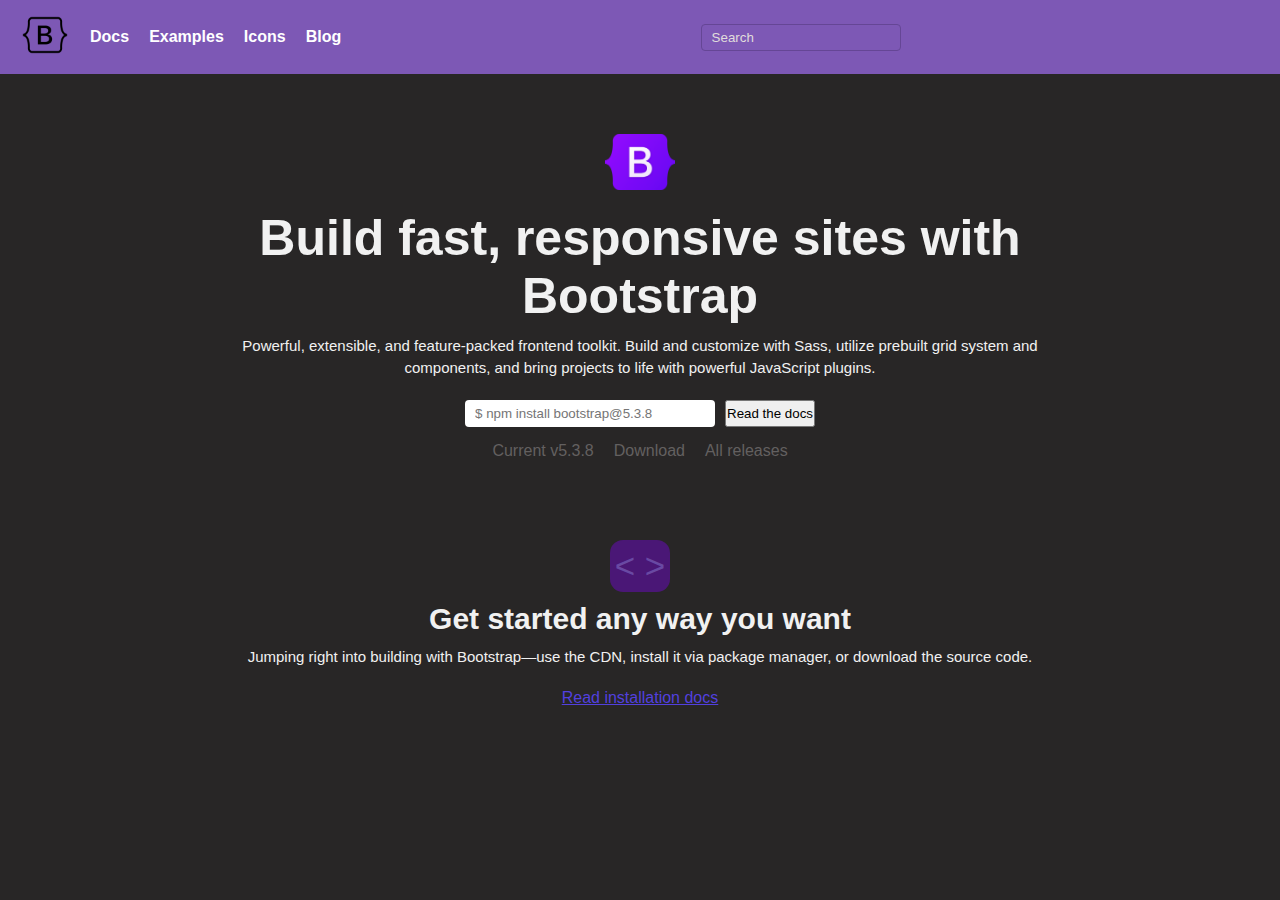
<file: HTML_COURSE_ACTIVITY/CSS_COURSE/Bootstrap Assignment/index.html>
<!DOCTYPE html>
<html lang="en">
<head>
    <title>Bootstrap Assignment</title>
    <link rel="stylesheet" href="style.css">
</head>
<body>

   <header>
    <nav class="navbar">

        <div class="nav-left">
            <a href="#"><img src="\HTML_COURSE_ACTIVITY\CSS_COURSE\Bootstrap_Assignment\img\bootstrap.png" alt="Bootstrap Logo" class="logo" width="50"></a>
            <ul class="nav-menu">
                <li><a href="#" class="nav-docs">Docs</a></li>
                <li><a href="#" class="nav-examples">Examples</a></li>
                <li><a href="#" class="nav-icons">Icons</a></li>
                <li><a href="#" class="nav-blog">Blog</a></li>
            </ul>
        </div>

        <div class="nav-center">
            <form class="search-bar">
                <input type="search" placeholder="Search" class="search-input"/>
            </form>
        </div>
    </nav>
    </header>

    <main>
        <section class="overview">
            <a href="#"><img src="\HTML_COURSE_ACTIVITY\CSS_COURSE\Bootstrap_Assignment\img\bootstrap_.png" alt="Purple Bootstrap Logo" class="bootstrap-logo" width="70"></a>
            <h1 class="overview-title">Build fast, responsive sites with Bootstrap</h1>
            <p class="overview_description">
                Powerful, extensible, and feature-packed frontend toolkit. Build and customize with Sass, utilize prebuilt grid system and components, and bring projects to life with powerful JavaScript plugins.
            </p>

            <form class="install">
                <input type="text" placeholder="$ npm install bootstrap@5.3.8" class="install-command"/>
                <button type="submit" class="read-docs-btn">Read the docs</button>
            </form>

            <ul class="version_links">
                <li><a href="#" class="current-version">Current v5.3.8</a></li>
                <li><a href="#" class="download-version">Download</a></li>
                <li><a href="#" class="all-releases">All releases</a></li>
            </ul>
        </section>

        <section class="get_started">
            <p id="sign">&lt; &gt;</p>
            <h2 class="get_started_title">Get started any way you want</h2>
            <p class="get_started_description">
                Jumping right into building with Bootstrap—use the CDN, install it via package manager, or download the source code.
            </p>
            <a href="#" class="read_docs_btn">Read installation docs</a>
        </section>
    </main>

</body>
</html>
</file>
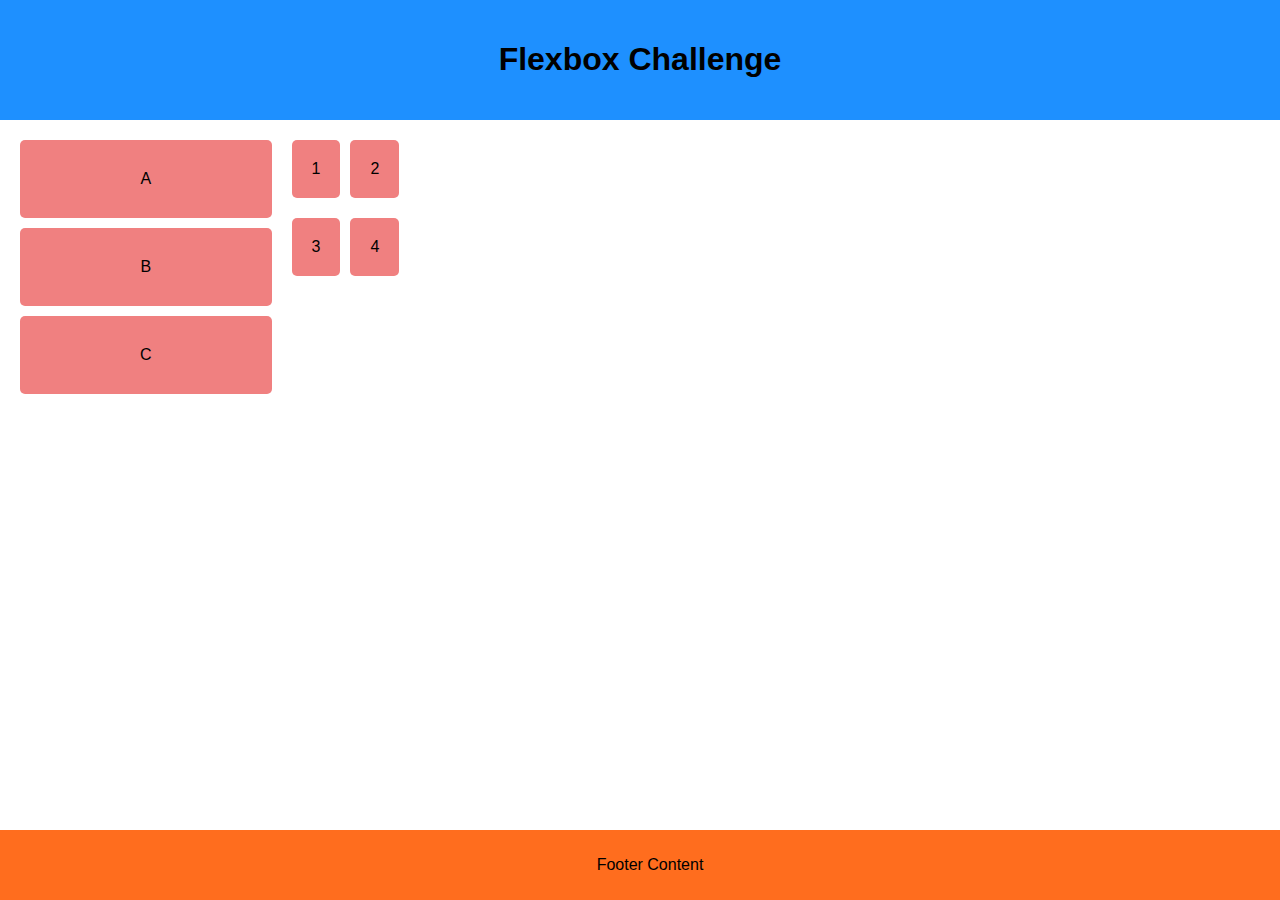
<file: HTML_COURSE_ACTIVITY/CSS_COURSE/Flexbox2/index.html>
<!DOCTYPE html>
<html lang="en">
<head>
    <meta charset="UTF-8">
    <meta name="viewport" content="width=device-width, initial-scale=1.0">
    <title>Flexbox Challenge</title>
    <link rel="stylesheet" href="style.css">
</head>
<body>
    <header>
        <h1>Flexbox Challenge</h1>
    </header>
    <main class="container">
        <section class="left-panel">
            <div class="box">A</div>
            <div class="box">B</div>
            <div class="box">C</div>
        </section>
        <section class="right-panel">
            <div class="top-bar">
                <div class="box">1</div>
                <div class="box">2</div>
            </div>
            <div class="main-content">
                <div class="box">3</div>
                <div class="box">4</div>
            </div>
        </section>
    </main>
    <footer>
        <p>Footer Content</p>
    </footer>
</body>
</html>
</file>
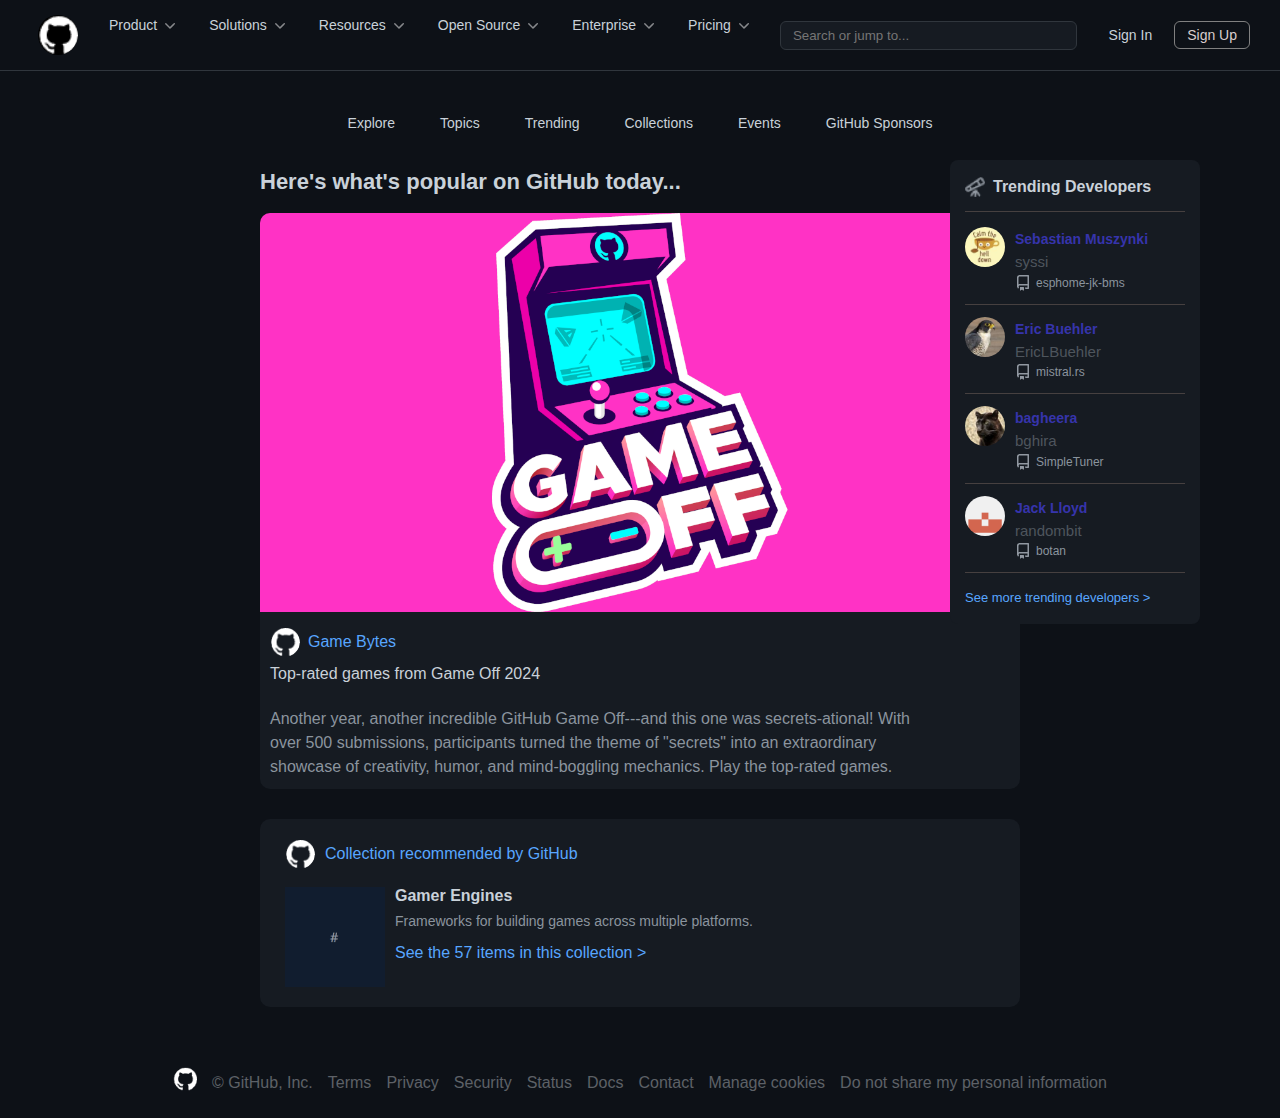
<file: HTML_COURSE_ACTIVITY/CSS_COURSE/GitHub/index.html>
<!DOCTYPE html>
<html lang="en">
<head>
    <link rel="stylesheet" href="style.css">
    <title>GitHubbs</title>
</head>
<body>
    <header>
        <nav class="navbar">

            <div class="nav-left">
                <ul class="nav-links">
                    <li class="nav-item logo">
                        <a href="#">
                            <img src="img/icons/github_logo.png" alt="Github Logo"class="logo-img" style="background-color: black; border-radius:60%">
                        </a>
                    </li>
                    <li class="nav-item"><a href="#">Product  <img src="img/icons/down_icon.png" alt="Dropdown Icon"></a></li>
                    <li class="nav-item"><a href="#">Solutions  <img src="img/icons/down_icon.png" alt="Dropdown Icon"></a></li>
                    <li class="nav-item"><a href="#">Resources  <img src="img/icons/down_icon.png" alt="Dropdown Icon"></a></li>
                    <li class="nav-item"><a href="#">Open Source  <img src="img/icons/down_icon.png" alt="Dropdown Icon"></a></li>
                    <li class="nav-item"><a href="#">Enterprise  <img src="img/icons/down_icon.png" alt="Dropdown Icon"></a></li>
                    <li class="nav-item"><a href="#">Pricing  <img src="img/icons/down_icon.png" alt="Dropdown Icon"></a></li>
                </ul>
            </div>

            <form class="nav-search">
                <input type="search" class="search-input" placeholder="Search or jump to...">
            </form>

            <ul class="nav-auth">
                <li class="nav-item"><a href="#">Sign In</a></li>
                <li class="nav-item signup"><a href="#">Sign Up</a></li>
            </ul>
        </nav>
    </header>

    <main class="container">
        <div class="content-row">
        <section class="popular-section">
            <div class="popular-nav">
                <ul class="popular-nav-list">
                    <li class="popular-nav-item"><a href="#">Explore</a></li>
                    <li class="popular-nav-item"><a href="#">Topics</a></li>
                    <li class="popular-nav-item"><a href="#">Trending</a></li>
                    <li class="popular-nav-item"><a href="#">Collections</a></li>
                    <li class="popular-nav-item"><a href="#">Events</a></li>
                    <li class="popular-nav-item"><a href="#">GitHub Sponsors</a></li>
                </ul>
            </div>
        </section>

        <section class="popular">
            <h3 class="popular-heading">Here's what's popular on GitHub today...</h3>

            <div class="popular-content">
                <ul class="popular-items">
                    <li class="popular-item-image">
                        <a href="#"><img src="img/game-off-2024.png" alt="Game off image" class="popular-img"></a>
                    </li>
                    <li class="popular-item-info">
                        <div class="profile-row">
                            <img src="img/icons/github_logo.png" alt="GitHub Icon" class="profile-img">
                            <span class="profile-name">Game Bytes</span>
                        </div>
                        <a href="#" class="popular-item-description">Top-rated games from Game Off 2024</a>
                    </li>
                </ul>

                <p class="popular-text">
                    Another year, another incredible GitHub Game Off---and this one was secrets-ational! With over 500 submissions, participants turned the theme of "secrets" into an extraordinary showcase of creativity, humor, and mind-boggling mechanics. Play the top-rated games.
                </p>
            </div>
        </section>

        <section class="collection-card">
            <a href="#" class="collection-recommended">
                <img src="img/icons/github_logo.png" alt="GitHub Logo" class="collection-logo">
                <p class="collection-label">Collection recommended by GitHub</p>
            </a>

            <div class="collection-info">
                <img src="img/icons/hash_icon.png" alt="Hash Icon" class="collection-hash">
                <div class="collection-text">
                    <p class="collection-title">Gamer Engines</p>
                    <p class="collection-description">Frameworks for building games across multiple platforms.</p>
                    <a href="#" class="collection-link">
                        <p>See the 57 items in this collection ></p>
                    </a>
                </div>
            </div>
        </section>

        <section class="trending-section">
            <div class="trending-left">
                <div class="change-color">
                    <p class="trending-title">
                        <img src="img/icons/telescope_icon.png" alt="Telescope Icon" class="trending-icon"> 
                        Trending Developers
                    </p>
                </div>

                <ul class="trending-list">
                    <li class="trending-item">
                        <a href="#"><img src="img/profile1.jfif" alt="Coffee Profile" class="trending-img"></a>
                        <div class="trending-info">
                            <p class="trending-name"><a href="#">Sebastian Muszynki</a></p>
                            <p class="trending-name2"><a href="#">syssi</a></p>
                            <p class="trending-repo"><a href="#"><img src="img/icons/repo_icon.png" alt="">esphome-jk-bms</a></p>
                        </div>
                    </li>

                    <li class="trending-item">
                        <a href="#"><img src="img/profile2.jfif" alt="Bird Image" class="trending-img"></a>
                        <div class="trending-info">
                            <p class="trending-name"><a href="#">Eric Buehler</a></p>
                            <p class="trending-name2"><a href="#">EricLBuehler</a></p>
                            <p class="trending-repo"><a href="#"><img src="img/icons/repo_icon.png" alt="">mistral.rs</a></p>
                        </div>
                    </li>

                    <li class="trending-item">
                        <a href="#"><img src="img/profile3.jfif" alt="Black Cat" class="trending-img"></a>
                        <div class="trending-info">
                            <p class="trending-name"><a href="#">bagheera</a></p>
                            <p class="trending-name2"><a href="#">bghira</a></p>
                            <p class="trending-repo"><a href="#"><img src="img/icons/repo_icon.png" alt="">SimpleTuner</a></p>
                        </div>
                    </li>

                    <li class="trending-item">
                        <a href="#"><img src="img/profile4.png" alt="GitHub profile" class="trending-img"></a>
                        <div class="trending-info">
                            <p class="trending-name"><a href="#">Jack Lloyd</a></p>
                            <p class="trending-name2"><a href="#">randombit</a></p>
                            <p class="trending-repo"><a href="#"><img src="img/icons/repo_icon.png" alt="">botan</a></p>
                        </div>
                    </li>
                </ul>

                <p class="trending-more"><a href="#">See more trending developers &gt;</a></p>
            </div>
        </section>
    </div>
    </main>

    <footer class="site-footer">
        <ul class="footer-list">
            <li><a href="#"><img src="img/icons/github_logo.png" alt="GitHub Logo"></a></li>
            <li><a href="#">&#169 GitHub, Inc.</a></li>
            <li><a href="#">Terms</a></li>
            <li><a href="#">Privacy</a></li>
            <li><a href="#">Security</a></li>
            <li><a href="#">Status</a></li>
            <li><a href="#">Docs</a></li>
            <li><a href="#">Contact</a></li>
            <li><a href="#">Manage cookies</a></li>
            <li><a href="#">Do not share my personal information</a></li>
        </ul>
    </footer>
</body>
</html>
</file>
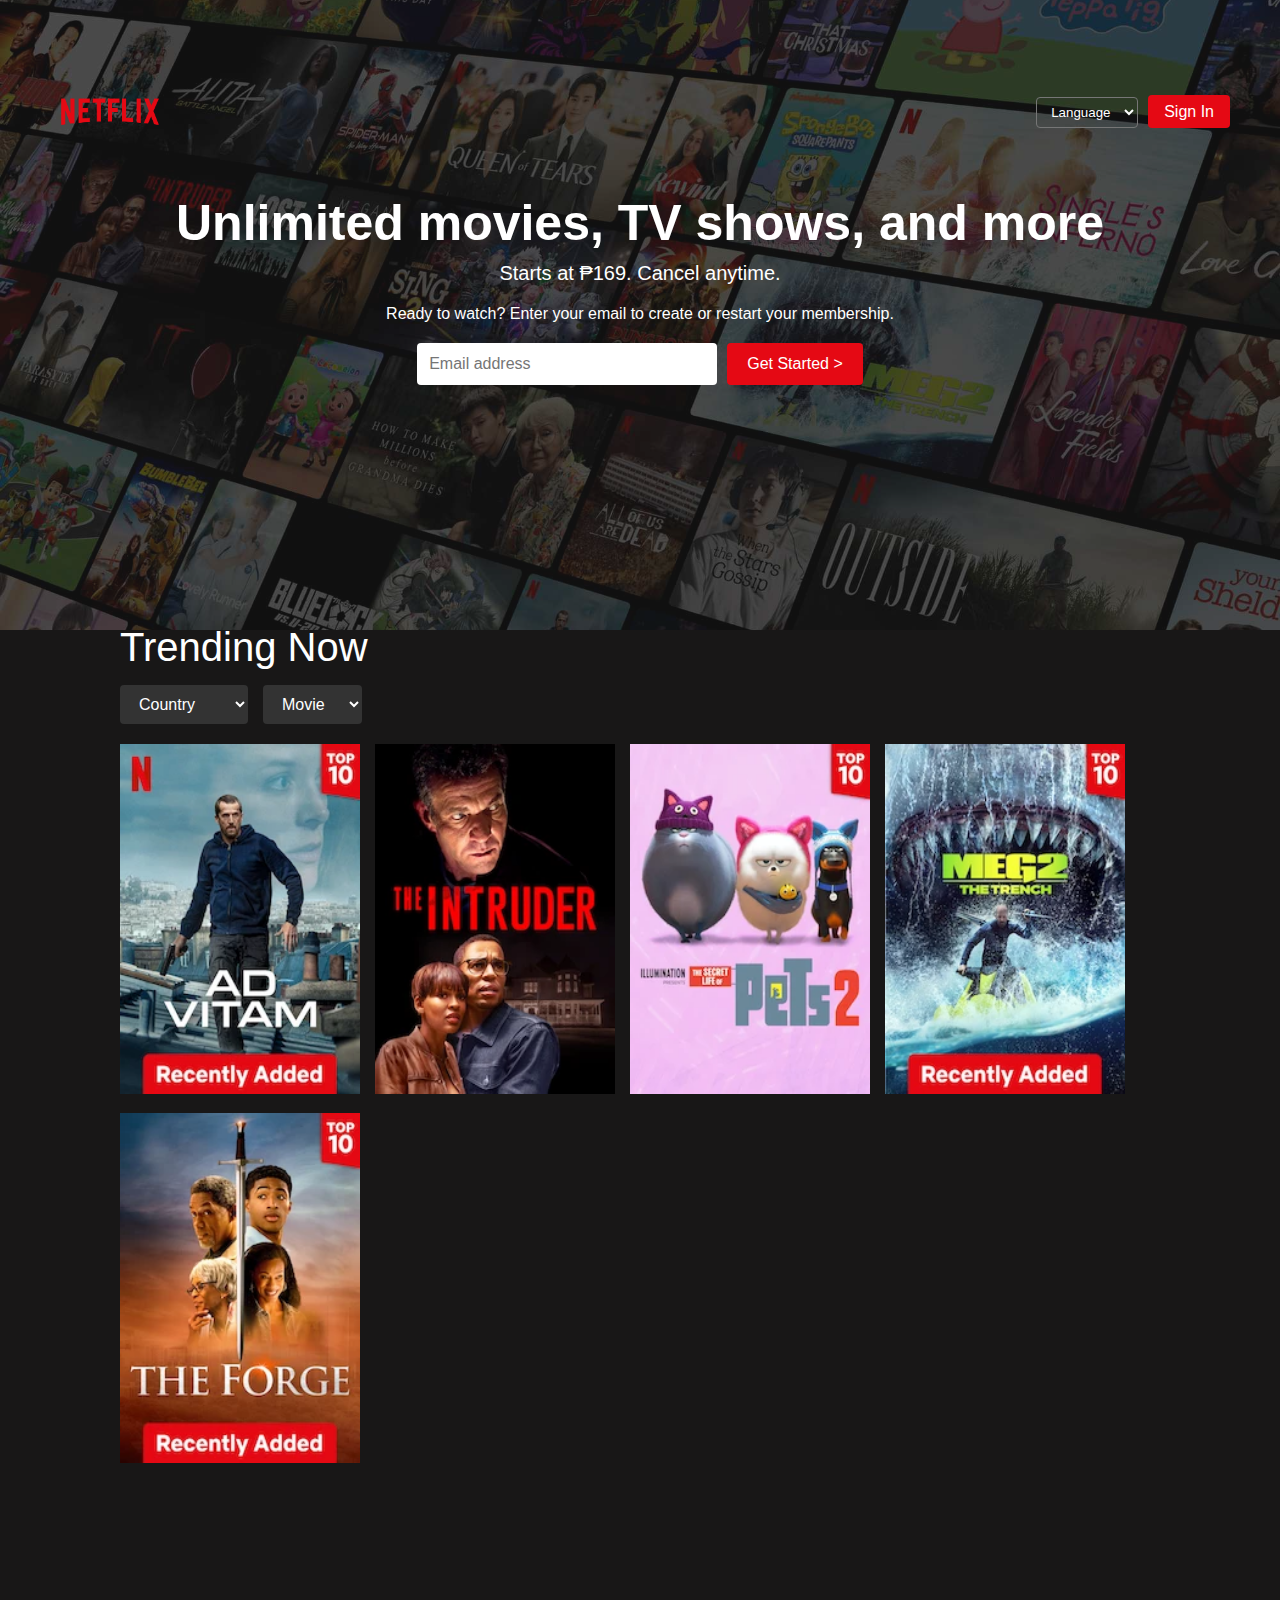
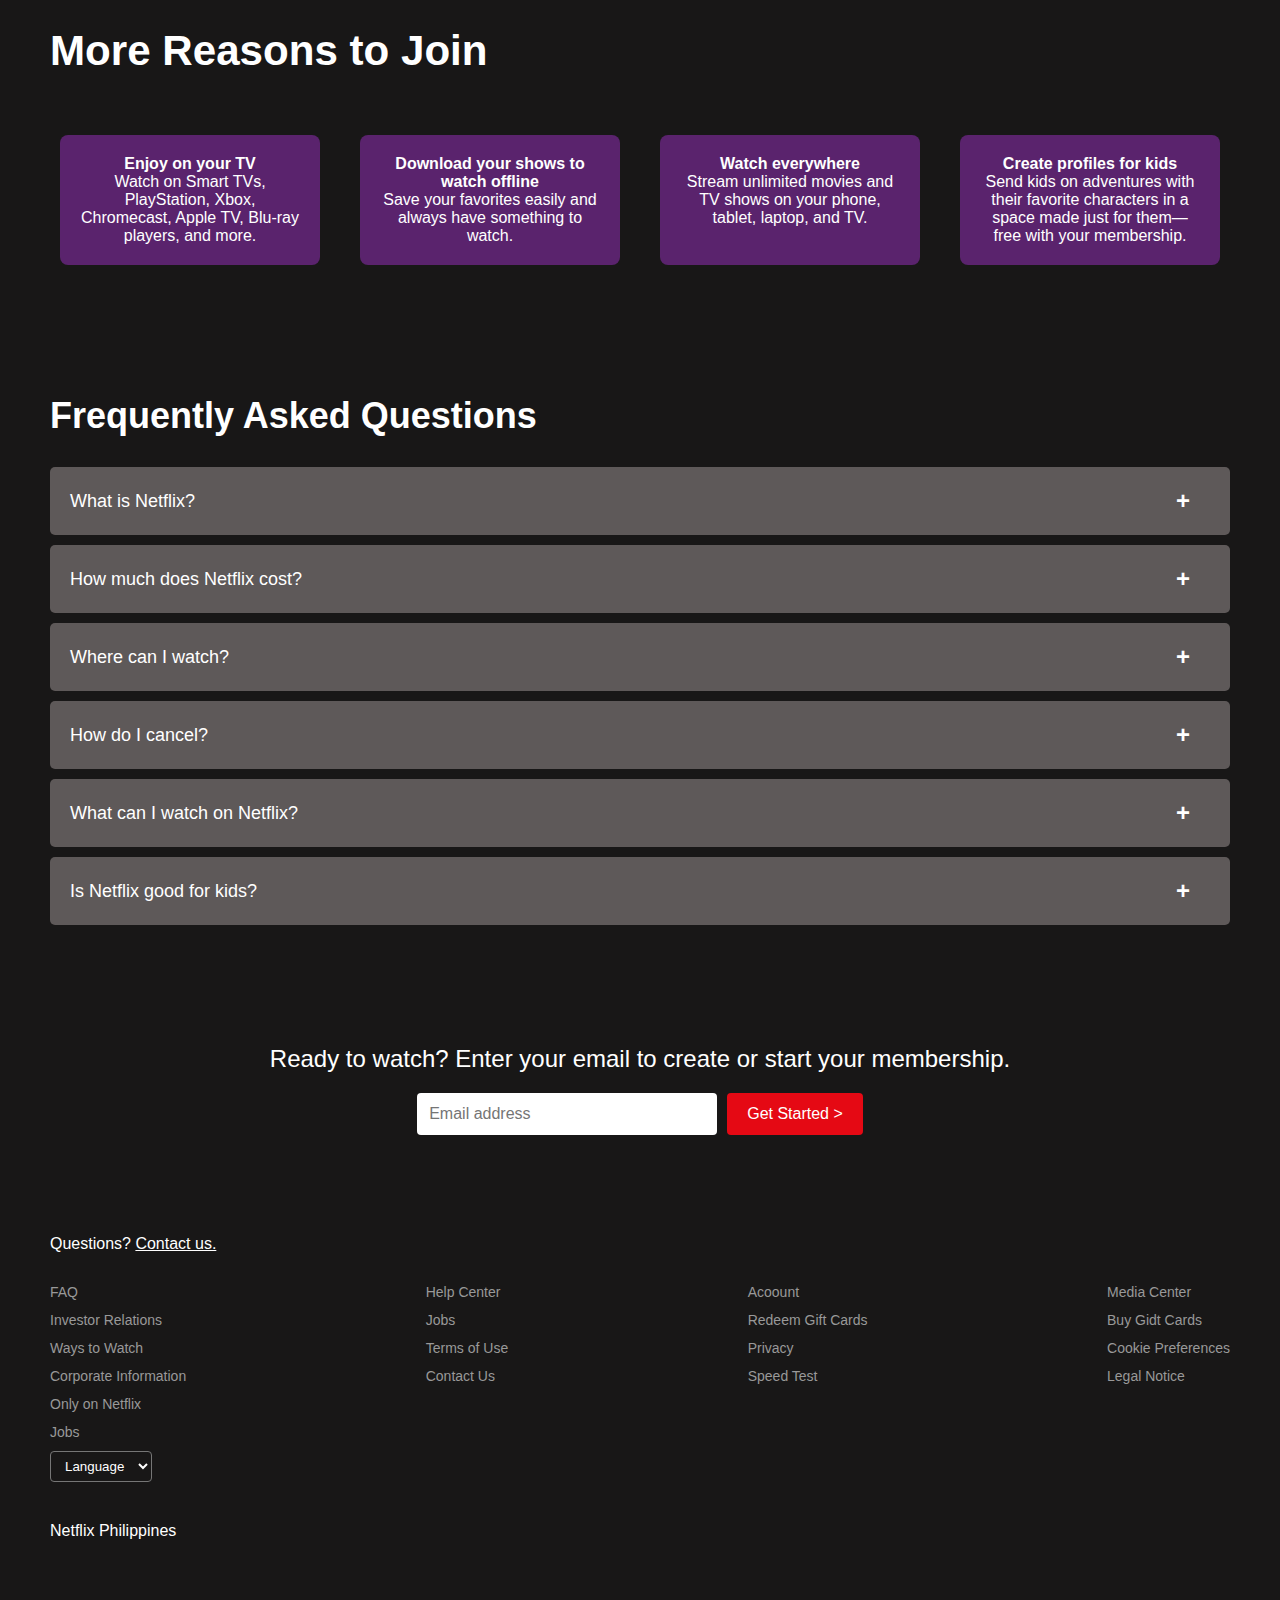
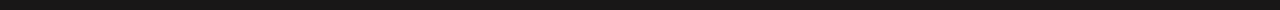
<file: HTML_COURSE_ACTIVITY/CSS_COURSE/NETFLIX/index.html>
<!DOCTYPE html>
<html lang="en">
<head>
    <title>Netflix Clone</title>
    <link rel="stylesheet" href="style.css">
</head>
<body>

<header class="site-header">
    <nav class="navbar">
        <a href="#" class="logo">
            <img src="\HTML_COURSE_ACTIVITY\CSS_COURSE\NETFLIX\img\logo.png" alt="Netflix Logo">
        </a>

        <ul class="nav-menu">
            <li>
                <select class="language-select">
                    <option>Language</option>
                    <option>English</option>
                    <option>Filipino</option>
                </select>
            </li>
            <li>
                <a href="#" class="sign-in">Sign In</a>
            </li>
        </ul>
    </nav>

    <section class="content1">
         <img src="\HTML_COURSE_ACTIVITY\CSS_COURSE\NETFLIX\img\background.jpg"alt="Netflix Background Image">

        <h2 class="banner">Unlimited movies, TV shows, and more</h2>
        <p class="cancel">Starts at &#8369;169. Cancel anytime.</p>

        <form class="email-form">
            <label for="email" class="form-text">
                Ready to watch? Enter your email to create or restart your membership.
            </label>

            <div class="form-group">
                <input type="email" id="email" name="email" placeholder="Email address" required class="email-input">
                <button type="submit" class="get-started">Get Started &gt;</button>
            </div>
        </form>
    </section>
</header>

<main class="main-content">
    <section class="trending">
        <p class="section-title">Trending Now</p>

        <div class="trending-filters">
            <select class="country-select">
                <option>Country</option>
                <option>Philippines</option>
                <option>Canada</option>
                <option>Italy</option>
            </select>

            <select class="movie-select">
                <option>Movie</option>
                <option>Sci-fi</option>
                <option>Anime</option>
                <option>Thriller</option>
            </select>
        </div>

        <div class="trending-list">
            <div class="movie-list">
                <a href="#"><img src="\HTML_COURSE_ACTIVITY\CSS_COURSE\NETFLIX\img\advitam.webp" alt="Can This Be Love Poster"></a>
                <a href="#"><img src="\HTML_COURSE_ACTIVITY\CSS_COURSE\NETFLIX\img\intruder.webp" alt="The Fragrant Flower Poster"></a>
                <a href="#"><img src="\HTML_COURSE_ACTIVITY\CSS_COURSE\NETFLIX\img\pet.webp" alt="My Hero Academia Poster"></a>
                <a href="#"><img src="\HTML_COURSE_ACTIVITY\CSS_COURSE\NETFLIX\img\meg.webp" alt="Frieren Poster"></a>
                <a href="#"><img src="\HTML_COURSE_ACTIVITY\CSS_COURSE\NETFLIX\img\forge.webp" alt="Attack on Titan Poster"></a>
            </div>
        </div>
    </section>

    <section class="features">
        <div class="reason">
            <h3>More Reasons to Join</h3>
        </div>
        <div class="feature-list">
            <div class="feature-item">
                <h4>Enjoy on your TV</h4>
                <p>Watch on Smart TVs, PlayStation, Xbox, Chromecast, Apple TV, Blu-ray players, and more.</p>
            </div>

            <div class="feature-item">
                <h4>Download your shows to watch offline</h4>
                <p>Save your favorites easily and always have something to watch.</p>
            </div>

            <div class="feature-item">
                <h4>Watch everywhere</h4>
                <p>Stream unlimited movies and TV shows on your phone, tablet, laptop, and TV.</p>
            </div>

            <div class="feature-item">
                <h4>Create profiles for kids</h4>
                <p>Send kids on adventures with their favorite characters in a space made just for them—free with your membership.</p>
            </div>
        </div>
    </section>

    <section class="faq">
        <h2 class="faq-title">Frequently Asked Questions</h2>

        <div class="faq-list">
            <div class="faq-item">
                <p>What is Netflix?</p>
            </div>

            <div class="faq-item">
                <p>How much does Netflix cost?</p>
            </div>

            <div class="faq-item">
                <p>Where can I watch?</p>
            </div>

            <div class="faq-item">
                <p>How do I cancel?</p>
            </div>

            <div class="faq-item">
                <p>What can I watch on Netflix?</p>
            </div>

            <div class="faq-item">
                <p>Is Netflix good for kids?</p>
            </div>
        </div>

    </section>

   <section class="email-section">
        <p class="email-text">
            Ready to watch? Enter your email to create or start your membership.
        </p>

        <div class="form-group">
            <input type="email" id="email" name="email" placeholder="Email address" required class="email-input">
            <button type="submit" class="get-started">Get Started &gt;</button>
        </div>
    </section>

</main>
<footer class="site-footer">
    <div class="footer-contact">
        <p>Questions? <a href="#">Contact us.</a></p>
    </div>

    <div class="footer-links">
        <ul>
            <li><a href="#">FAQ</a></li>
            <li><a href="#">Investor Relations</a></li>
            <li><a href="#">Ways to Watch</a></li>
            <li><a href="#">Corporate Information</a></li>
            <li><a href="#">Only on Netflix</a></li>
            <li><a href="#">Jobs</a></li>
        </ul>

        <ul>
            <li><a href="#">Help Center</a></li>
            <li><a href="#">Jobs</a></li>
            <li><a href="#">Terms of Use</a></li>
            <li><a href="#">Contact Us</a></li>
        </ul>

        <ul>
            <li><a href="#">Acoount</a></li>
            <li><a href="#">Redeem Gift Cards</a></li>
            <li><a href="#">Privacy</a></li>
            <li><a href="#">Speed Test</a></li>
        </ul>

         <ul>
            <li><a href="#">Media Center</a></li>
            <li><a href="#">Buy Gidt Cards</a></li>
            <li><a href="#">Cookie Preferences</a></li>
            <li><a href="#">Legal Notice</a></li>
        </ul>

    </div>
    <select class="language-select">
                    <option>Language</option>
                    <option>English</option>
                    <option>Filipino</option>
    </select>
    <div class="pilipins">
        <p>Netflix Philippines</p>
    </div>
</footer>

</body>
</html>
</file>
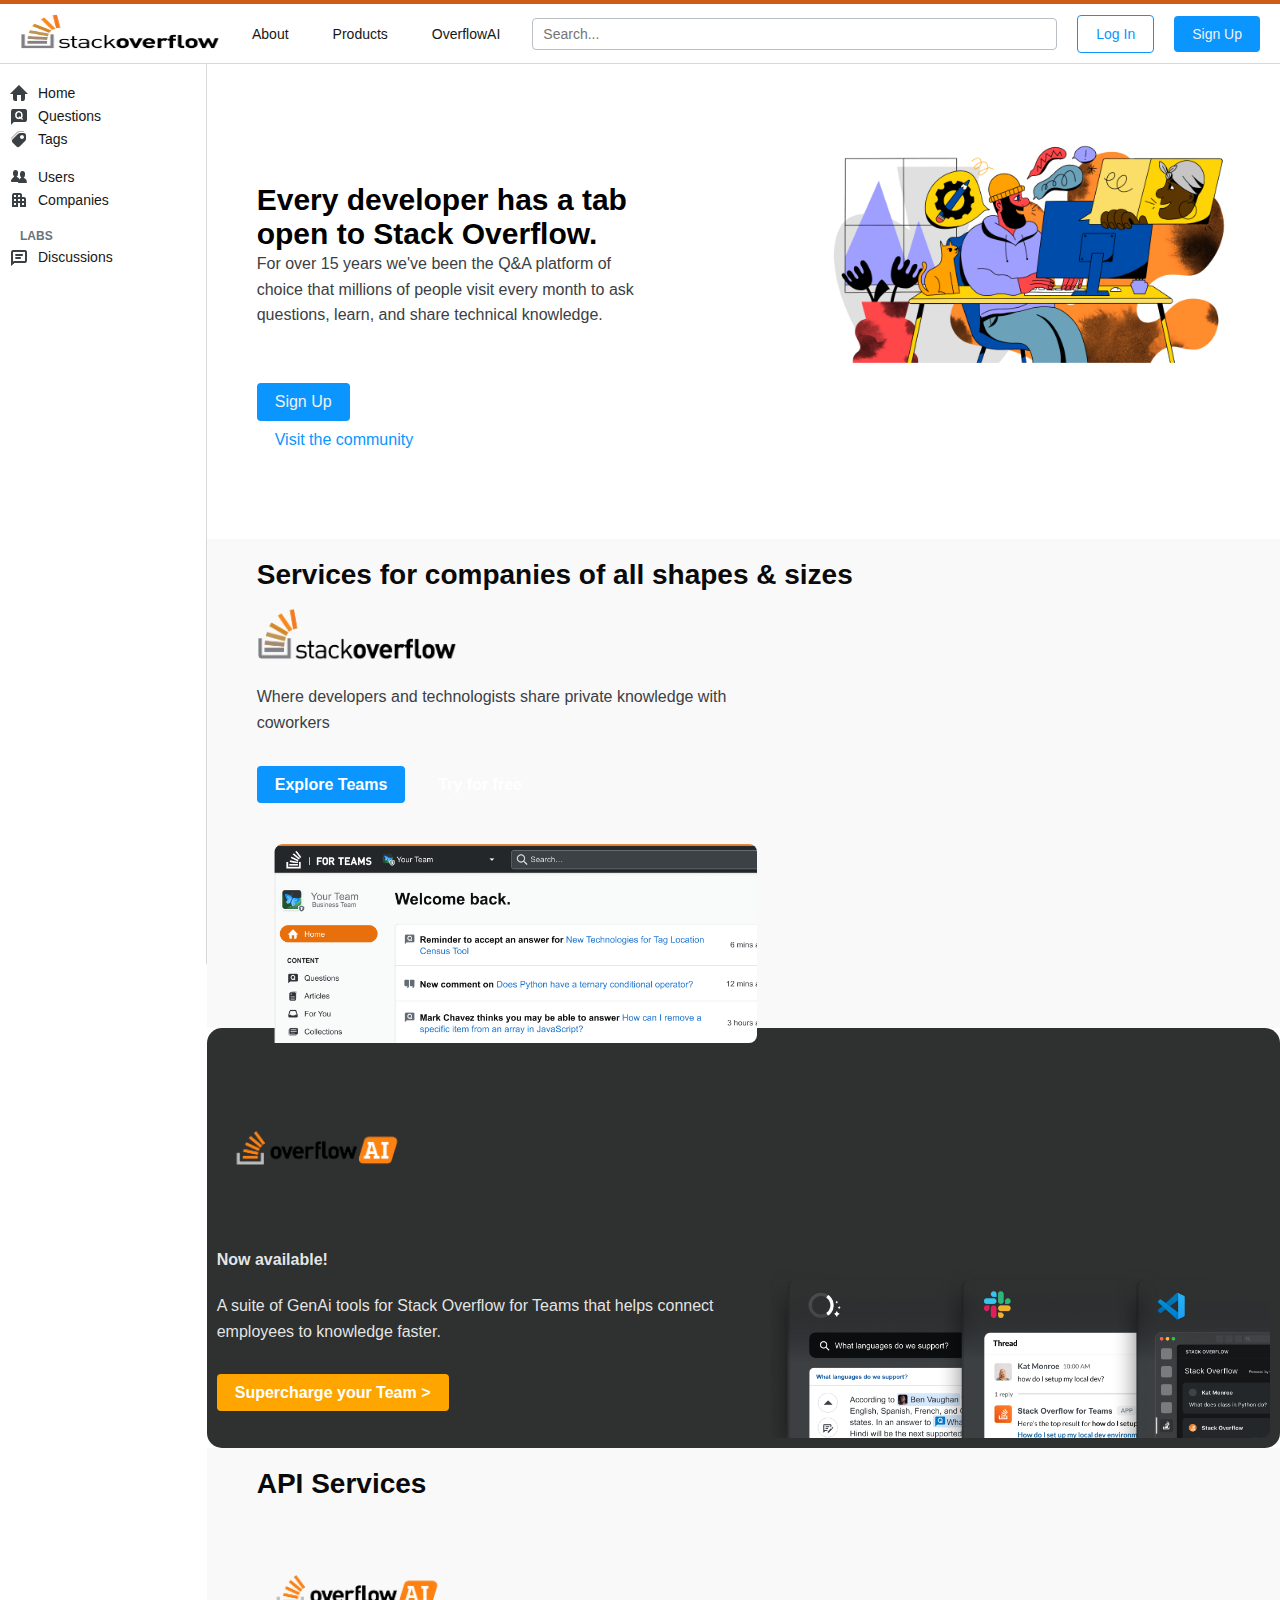
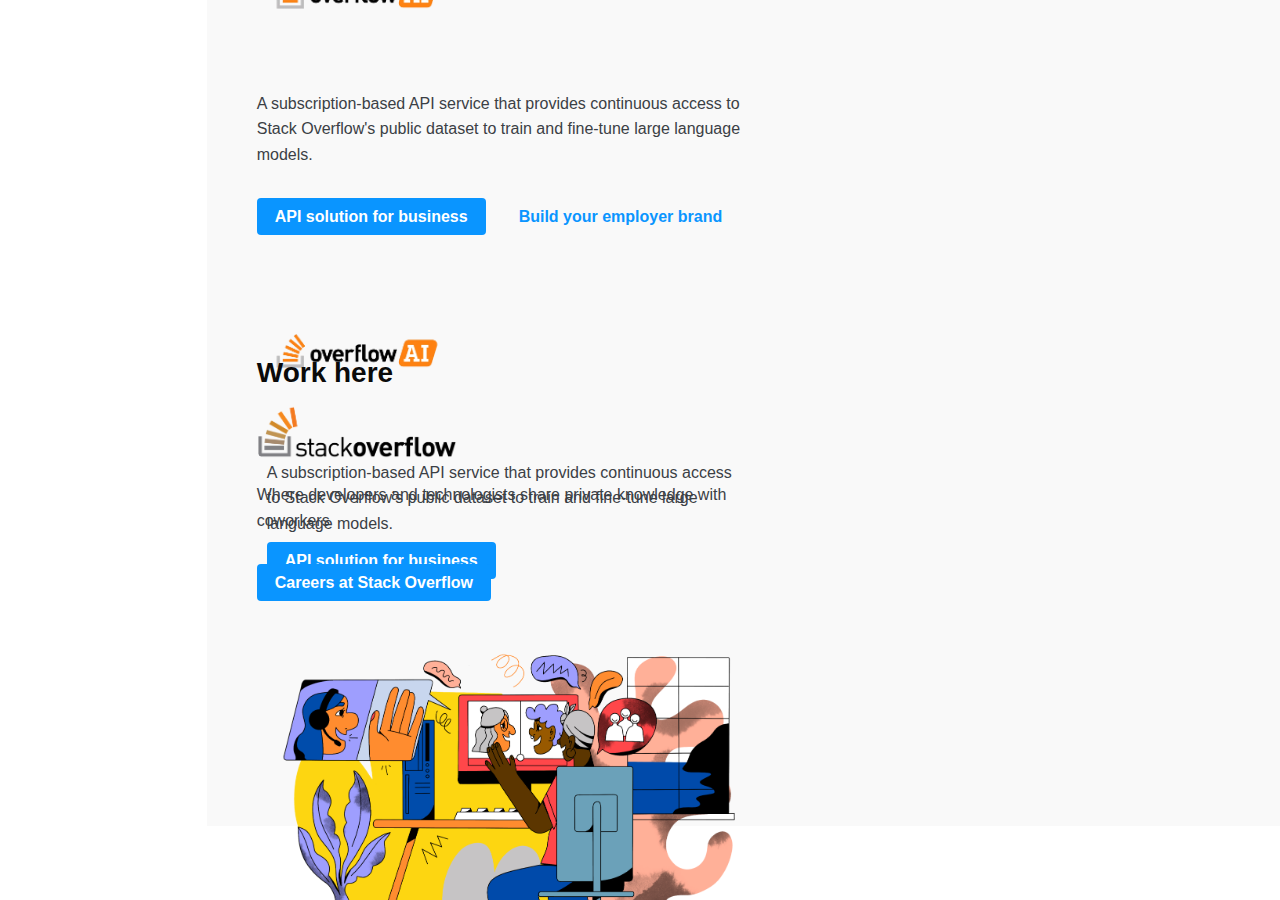
<file: HTML_COURSE_ACTIVITY/CSS_COURSE/Stack_Overflow/index.html>
<!DOCTYPE html>
<html lang="en">
<head>
    <link rel="stylesheet" href="style.css">
    <title>Document</title>
</head>
<body>
<header class="site-header">
    <nav class="navbar">
        <a href="#" class="navbar-logo"><img src="img/stack_logo.png" alt="Stack Overflow Logo"></a>

        <ul class="nav-menu">
            <li class="nav-item"><a href="#" class="nav-link">About</a></li>
            <li class="nav-item"><a href="#" class="nav-link">Products</a></li>
            <li class="nav-item"><a href="#" class="nav-link">OverflowAI</a></li>

            <li class="nav-item nav-search">
                <form class="search-form">
                    <!-- <label for="search" class="sr-only">Search</label> -->
                    <input
                        type="search"
                        id="search"
                        class="search-input"
                        placeholder="Search..."
                    >
                </form>
            </li>

            <li class="nav-item">
                <a href="#" class="nav-link intro-visit">Log In</a>
            </li>
            <li class="nav-item">
                <a href="#" class="nav-link intro-signup">Sign Up</a>
            </li>
        </ul>
    </nav>
</header>


    <main>
        <aside class="primary-navigation">

            <section class="navigation-group">
                <ul class="navigation-list">
                    <li class="navigation-item">
                        <a href="#" class="navigation-link">
                            <img src="img/icons/home.png" alt="Home" class="navigation-icon">
                            Home
                        </a>
                    </li>

                    <li class="navigation-item">
                        <a href="#" class="navigation-link">
                            <img src="img/icons/questions.png" alt="Questions" class="navigation-icon">
                            Questions
                        </a>
                    </li>

                    <li class="navigation-item">
                        <a href="#" class="navigation-link">
                            <img src="img/icons/tags.png" alt="Tags" class="navigation-icon">
                            Tags
                        </a>
                    </li>
                </ul>
            </section>

            <section class="navigation-group">
                <ul class="navigation-list">
                    <li class="navigation-item">
                        <a href="#" class="navigation-link">
                            <img src="img/icons/users.png" alt="Users" class="navigation-icon">
                            Users
                        </a>
                    </li>

                    <li class="navigation-item">
                        <a href="#" class="navigation-link">
                            <img src="img/icons/companies.png" alt="Companies" class="navigation-icon">
                            Companies
                        </a>
                    </li>
                </ul>
            </section>


            <section class="navigation-group navigation-labs">
                <p class="navigation-heading">Labs</p>
                <ul class="navigation-list">
                    <li class="navigation-item">
                        <a href="#" class="navigation-link">
                            <img src="img/icons/discussions.png" alt="Discussions" class="navigation-icon">
                            Discussions
                        </a>
                    </li>
                </ul>
            </section>

        </aside>

    <div class="main-content">
       <section class="homepage">
            <div class="intro-content">
                <div class="intro-text">
                    <h2>Every developer has a tab open to Stack Overflow.</h2>
                    <p>
                        For over 15 years we've been the Q&A platform of choice that millions of people visit every month to ask questions, learn, and share technical knowledge.
                    </p>
                </div>

                <div class="intro-act">
                    <img src="img/illo-home-hero.png" alt="Developer illustration">
                </div>
            </div>

            <ul class="intro-actions">
                <li><a href="#" class="intro-signup">Sign Up</a></li>
                <li><a href="#" class="intro-visit">Visit the community</a></li>
            </ul>
        </section>

        <section class="teams-section">
            <p>Services for companies of all shapes & sizes</p>

            <div class="content1">
                <div class="teams-content">
                    <a href="#" class="navbar-logo"><img src="img/stack_logo.png" alt="Stack Overflow Logo"></a>
                    <p>
                        Where developers and technologists share private knowledge with coworkers
                    </p>

                    <ul>
                        <li><a href="#" class="content1-explore">Explore Teams</a></li>
                        <li><a href="#" class="content1-free">Try for free</a></li>
                    </ul>
                </div>

                <div>
                    <a href="#"><img src="img/home-teams.png" alt="Welcome Back Photo"></a>
                </div>
            </div>
        </section>

        <section class="ai-section">
            <div class="content1">
                <div class="teams-content section-text">
                    <a href="#" class="navbar-logo"><img src="img/over-ai.png" alt="OverFlow AI Logo"></a>
                    <p class="quote">Now available!</p>
                    <p>A suite of GenAi tools for Stack Overflow for Teams that helps connect employees to knowledge faster.</p>
                    <ul>
                        <li><a href="#" class="highlight-btn">Supercharge your Team ></a></li>
                    </ul>

                </div>

                <div class="section-image">
                    <a href="#"><img src="img/home-overflowai.png" alt="Home OverFlow AI Photo"></a>
                </div>
            </div>
        </section>

        <section class="api-section">
            <p>API Services</p>

            <div class="content1">

                <div class="teams-content section-text">
                    <a href="#" class="navbar-logo"><img src="img/over-ai.png" alt="OverFlow AI Logo"></a>
                    <p>
                        A subscription-based API service that provides continuous access to Stack Overflow's public dataset to train and fine-tune large language models.
                    </p>
                    <ul>
                        <li><a href="#" class="content1-explore">API solution for business</a></li>
                        <li><a href="#" class="content1-free">Build your employer brand</a></li>
                    </ul>
                </div>


                <div class="section-image">
                    <a href="#" class="navbar-logo"><img src="img/over-ai.png" alt="API Illustration"></a>
                    <div class="image-text">
                        <p>
                            A subscription-based API service that provides continuous access to Stack Overflow's public dataset to train and fine-tune large language models.
                        </p>
                        <ul>
                            <li><a href="#" class="content1-explore">API solution for business</a></li>
                        </ul>
                    </div>
                </div>
            </div>
        </section>

        <section class="careers-section">
            <p>Work here</p>

            <div class="content1">
                <div class="teams-content section-text">
                    <a href="#" class="navbar-logo"><img src="img/stack_logo.png" alt="Stack Overflow Logo"></a>
                    <p>Where developers and technologists share private knowledge with coworkers</p>
                    <ul>
                        <li><a href="#" class="content1-explore">Careers at Stack Overflow</a></li>
                    </ul>
                </div>

                <div class="section-image">
                    <img src="img/illo-home-careers.png" alt="Careers Illustration">
                </div>
            </div>
        </section>
    </div>
        
    </main>
</body>
</html>
</file>
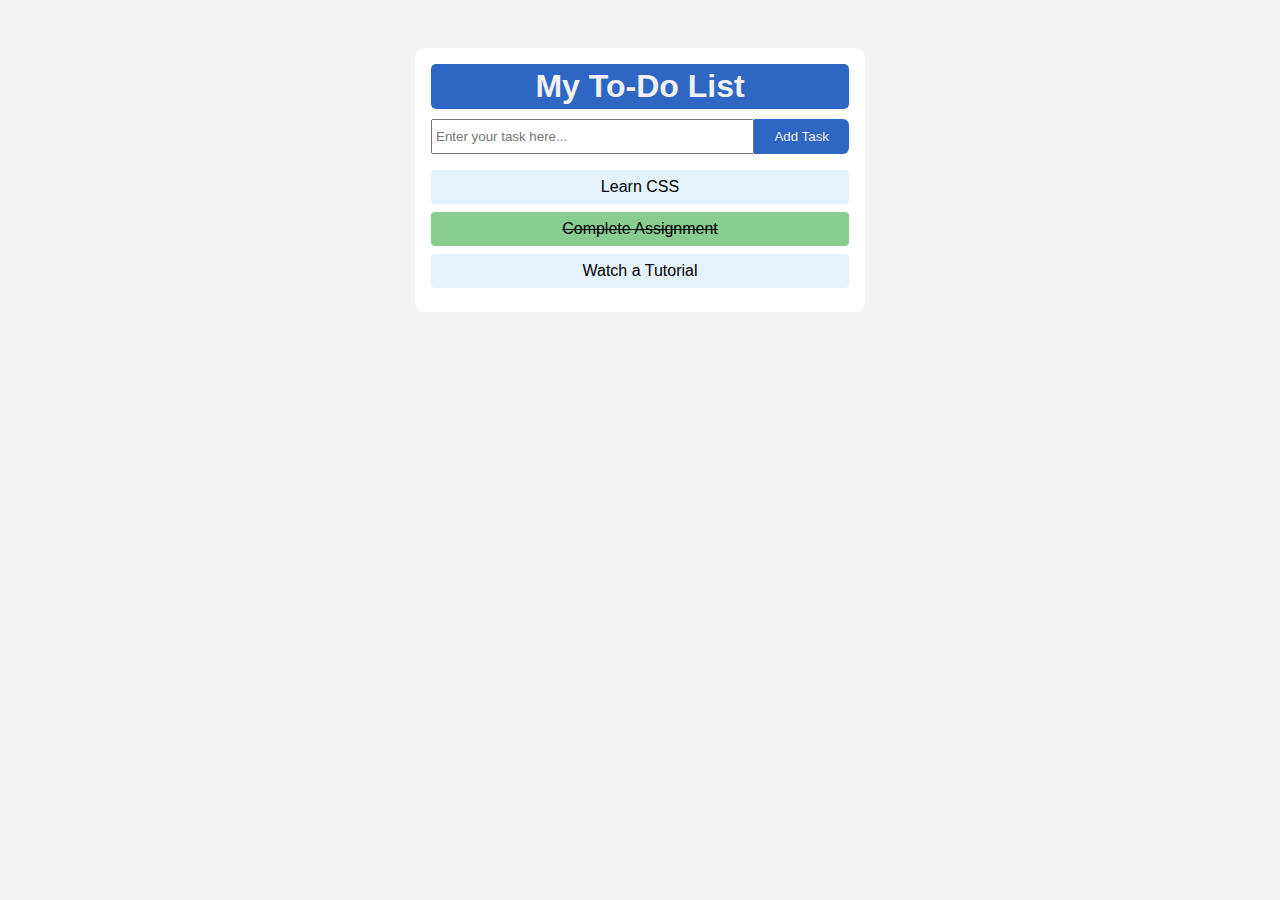
<file: HTML_COURSE_ACTIVITY/CSS_COURSE/Todo-List/index.html>
<!doctype html>
<html lang="en">
  <head>
    <meta charset="UTF-8" />
    <meta name="viewport" content="width=device-width, initial-scale=1.0" />
    <title>Bacani's To-Do List</title>
    <link rel="stylesheet" href="style.css" />
  </head>

  <body>
    <main>
      <section class="todo-container">
        <h1>My To-Do List</h1>

        <form id="todo-form">
          <input
            type="text"
            placeholder="Enter your task here..."
            id="task-input"
            required
          />
          <button type="submit">Add Task</button>
        </form>

        <ul class="todo-list">
          <li id="content1">Learn CSS</li>
          <li id="content2">Complete Assignment</li>
          <!--                 or 
                <li>qwerty <del> ksjadhgfksjdhf </del></li> -->
          <li id="content3">Watch a Tutorial</li>
        </ul>
      </section>
    </main>
  </body>
</html>
</file>
<file: HTML_COURSE_ACTIVITY/CSS_COURSE/Bootstrap Assignment/style.css>
* {
    margin: 0;
    padding: 0;
    box-sizing: border-box;
    font-family: Arial, sans-serif;
}

body {
    background-color: #282626;
    color: #f1f1f1;
}

.navbar {
    display: flex;
    align-items: center;
    justify-content: space-between;
    background-color: #7d58b5;
    padding: 10px 20px;
    color: white;
}

.nav-left {
    display: flex;
    align-items: center;
    gap: 20px;
}

.nav-menu {
    list-style: none;
    display: flex;
    gap: 20px;
}

.nav-menu li a {
    color: white;
    text-decoration: none;
    font-weight: bold;
}

.nav-menu li a:hover {
    text-decoration: underline;
}

.nav-center {
    flex: 1;
    display: flex;
    justify-content: center;
}

.search-bar .search-input {
    padding: 5px 10px;
    border-radius: 4px;
    background: #7d58b5;
    color: #654695;
    border: 0.5px solid;
    width: 200px;
}
.search-bar .search-input::placeholder {
    color: #e0dcdc;

}
main {
    max-width: 900px;
    margin: 30px auto;
    padding: 0 20px;
}


.overview {
    text-align: center;
    padding: 30px 20px;
    border-radius: 10px;
}

.bootstrap-logo {
    margin-bottom: 15px;
}

.overview-title {
    font-size: 50px;
    margin-bottom: 10px;
}

.overview_description {
    font-size: 15px;
    margin-bottom: 20px;
    line-height: 1.5;
}

.install{
    display: flex;
    justify-content: center;
    gap: 10px;
    margin-bottom: 15px;
}

.install-command {
    padding: 6px 10px;
    border-radius: 4px;
    border: none;
    width: 250px;
}

.read_docs_btn {
    padding: 6px 12px;
    border-radius: 4px;
    border: none;
    color: rgb(82, 64, 223);
    cursor: pointer;
}

.version_links {
    list-style: none;
    display: flex;
    justify-content: center;
    gap: 20px;
    margin-top: 10px;
}

.version_links li a {
    color: rgb(99, 96, 96);
    text-decoration: none;
}

.version_links li a:hover {
    text-decoration: underline;
}

.get_started {
    padding: 20px;
    margin: 20px auto;
    border-radius: 20px;
    text-align: center;

    display: flex;
    flex-direction: column;
    align-items: center; 
}

#sign{
    font-size: 35px; 
    color: #8559d8;
    background-color: #591198;  
    width: 60px;
    opacity: 0.7;
    border-radius: 13px;
    padding: 6px 4px;
    margin: 10px;
}

.get_started_title {
    font-size: 30px;
    margin-bottom: 10px;
}

.get_started_description {
    font-size: 15px;
    margin-bottom: 15px;
    line-height: 1.5;
}

.read_docs {
    display: inline-block;
    padding: 6px 12px;
    border-radius: 4px;
    text-decoration: none;
}

.read_docs:hover {
    opacity: 0.5;
}
</file>
<file: HTML_COURSE_ACTIVITY/CSS_COURSE/Flexbox2/style.css>
body {
  font-family: Arial, sans-serif;
  margin: 0;
  padding: 0;
}

header {
  background-color: dodgerblue;
  text-align: center;
  padding: 20px;
}

.container {
  display: flex;
  gap: 20px;
  padding: 20px;
}


/* letters */
.left-panel {
  display: flex;
  flex-direction: column;
  gap: 10px;
}

/* rounded edge */
.left-panel .box {
  background-color: lightcoral;
  border-radius: 5px;
  padding: 30px 120px 30px 120px;
  text-align: center;
}

/* 1,2,3,4 */
.right-panel {
  display: flex;
  flex-direction: column;
  gap: 20px;
}

/* for rounded edge sa box */
.right-panel .box {
  border-radius: 5px;
  padding: 20px;
  text-align: center;
}

/* box 1,2 maint-content,3,4 */
.top-bar,
.main-content {
  display: flex;
  gap: 10px;
}

.box {
  background-color: lightcoral;
  padding: 20px;
  text-align: center;
}

footer {
  background-color: rgb(255, 109, 30);
  text-align: center;
  padding: 10px;
  position: fixed;
  width: 100%;
  bottom: 0;
}
</file>
<file: HTML_COURSE_ACTIVITY/CSS_COURSE/GitHub/style.css>
* {
    margin: 0;
    padding: 0;
    box-sizing: border-box;
    font-family: Arial, sans-serif;
}

body {
    background-color: #0d1117;
    color: #c9d1d9;
    line-height: 1.5;
}

a {
    color: inherit;
    text-decoration: none;
}

.navbar {
    display: flex;
    align-items: center;
    justify-content: space-between; 
    padding: 10px 30px;
    background-color: #0d1117;     
    border-bottom: 1px solid #30363d;
    position: sticky;              
    top: 0;
    z-index: 100;
}

.nav-left {
    display: flex;
    align-items: center;
    gap: 20px;
}

.nav-links {
    display: flex;
    list-style: none;
    gap: 15px;
}

.nav-links li a {
    display: flex;
    align-items: center;
    gap: 5px;
    font-size: 14px;
    color: #c9d1d9;
    padding: 5px 8px;
    border-radius: 6px;
}

.nav-links li a:hover {
    background-color: #21262d;
}

.logo-img {
    width: 40px;
    height: 40px;
    background-color: black;
    border-radius: 50%;
}

.nav-search {
    flex: 1; 
    display: flex;
    justify-content: center;
    margin: 0 20px;
}

.search-input {
    width: 100%;
    max-width: 400px;
    padding: 6px 12px;
    border-radius: 6px;
    border: 1px solid #30363d;
    background-color: #161b22;
    color: #c9d1d9;
}


.nav-auth {
    display: flex;
    list-style: none;
    gap: 10px;
}

.nav-auth .nav-item a {
    color: #c9d1d9;
    font-size: 14px;
    padding: 5px 12px;
    border-radius: 6px;
}

.nav-auth .nav-item a:hover {
    background-color: #21262d;
}

.nav-auth .signup a {
    background-color: transparent;
    border: 1px solid grey;
    color: rgb(217, 205, 205);
}

.nav-auth .signup a:hover {
    background-color: #2ea043;
}

.container {
    max-width: 800px; 
    margin: 0 auto;  
    padding: 20px;   
}


.popular-nav {
    display: flex;
    justify-content: center; 
    margin: 20px 0;        
}

.popular-nav-list {
    display: flex;
    list-style: none;
    gap: 25px;           
    padding: 0;
}

.popular-nav-list li a {
    color: #c9d1d9;
    text-decoration: none;
    font-size: 14px;
    padding: 5px 10px;
    border-radius: 6px;
}

.popular-nav-list li a:hover {
    text-decoration: underline; 
    color: #c9d1d9;
}

.popular {
    margin: 30px auto;        
    max-width: 900px;        
}
.popular-heading {
    text-align: left;      
    font-size: 22px;
    font-weight: bold;
    color: #c9d1d9;
    margin-bottom: 15px;
}

.popular-content {
    background-color: #161b22;
    border-radius: 10px;
    max-width: 1000px;        
    margin: 0 auto;         
}

.popular-items {
    display: flex;
    flex-direction: column;   
    list-style: none;
    gap: 10px;
    margin-bottom: 15px;
}

.popular-item-image img {
    width: 100%;
    border-radius: 10px 10px 0 0;
    margin: 0;
    padding: 0;
    display: block;
}

.profile-row{
    display: flex;
    align-items: center;
    gap: 8px;
    margin-bottom: 5px;
}

.profile-img{
    width: 30px;
    height: 30px;
    border-radius: 50%;
}

.profile-name{
    font-weight: 500;
    color: #58a6ff;
}

.popular-item-profile img {
    width: 30px;
    height: 30px;
    border-radius: 10px;
    margin: 0;
    padding: 0;
    display: block;
}

.popular-item-profile a,
.popular-item-description a {
    color: #58a6ff; 
    text-decoration: none;
    font-weight: 500;
    display: flex;
    align-items: center;
    padding: 1px 50px;
}

.popular-item-info{
    padding: 5px 10px;
}
.popular-text {
    font-size: 16px;
    color: #8b949e;
    padding: 1px 80px 10px 10px;
    line-height: 1.5;
}

.collection-card {
    display: flex;
    flex-direction: column;
    gap: 15px;
    padding: 20px 25px;
    background-color: #161b22;
    border-radius: 10px;
    margin: 20px 0;
}

.collection-recommended {
    display: flex;
    align-items: center;
    gap: 10px;
    text-decoration: none;
}

.collection-logo {
    width: 30px;
    height: 30px;
    border-radius: 50%;
}

.collection-label {
    font-weight: 500;
    color: #58a6ff;
}

.collection-info {
    display: flex;
    align-items: flex-start;
    gap: 10px;
}

.collection-info img{
    width: 100px;
    height: auto;
}
.collection-hash {
    width: 25px;
    height: 25px;
    margin-top: 3px; 
}

.collection-text {
    display: flex;
    flex-direction: column;
    gap: 4px;
}

.collection-title {
    font-weight: bold;
    color: #c9d1d9;
    font-size: 16px;
}

.collection-description {
    font-size: 14px;
    color: #8b949e;
    line-height: 1.4;
}

.collection-link p {
    color: #58a6ff;
    font-weight: 500;
    margin-top: 5px;
}

.trending-section {
    width: 250px;
    position: absolute;
    top: 160px;
    right: 80px;
    font-family: Arial, sans-serif;
}

.trending-left {
    padding: 15px;
    background-color: #161b22;
    border-radius: 8px;
}

.trending-title {
    display: flex;
    align-items: center;
    gap: 8px;
    font-weight: bold;
    font-size: 16px;
    padding-bottom: 12px;
    border-bottom: 1px solid rgb(70, 64, 64);
    margin-bottom: 15px;
}

.trending-icon {
    width: 20px;
    height: 20px;
}

.trending-list {
    list-style: none;
    display: flex;
    flex-direction: column;
    gap: 12px;
    padding: 0;
    margin: 0;
}

.trending-item {
    display: flex;
    align-items: flex-start;
    gap: 10px;
    padding-bottom: 12px;
    border-bottom: 1px solid rgb(70, 64, 64);
}

.trending-img {
    width: 40px;
    height: 40px;
    border-radius: 50%;
    object-fit: cover;
    flex-shrink: 0;
}

.trending-info {
    display: flex;
    flex-direction: column;
}

.trending-name a {
    font-weight: bold;
    color: #3634ac;
    text-decoration: none;
    font-size: 14px;
    margin-bottom: 3px; 
}

.trending-name a:hover {
    text-decoration: underline;
}

.trending-name2{
    font-size: 15px;
    color: #4e555d;
}

.trending-repo a {
    font-size: 12px;
    color: #8b949e;
    text-decoration: none;
    display: flex;
    align-items: center;
    gap: 5px;
}

.trending-repo a:hover {
    color: #fff;
}

.trending-more {
    margin-top: 12px;
    text-align: left;
}

.trending-more a {
    color: #58a6ff;
    font-size: 13px;
    text-decoration: none;
}


.site-footer {
    background-color: #0d1117;
    padding: 20px 30px;
    text-align: center
}

.footer-list {
    color: #5d6167;
    list-style: none;
    margin: 0 auto;     
    padding: 0;
    display: inline-flex; 
    gap: 15px;
    align-items: center;
    flex-wrap: wrap;
}

.footer-list img {
    width: 24px;
    height: auto;
}
</file>
<file: HTML_COURSE_ACTIVITY/CSS_COURSE/NETFLIX/style.css>
* {
    margin: 0;
    padding: 0;
    box-sizing: border-box;
    font-family: Arial, sans-serif;
}

body {
    background-color: #181717;
    color: #ffffff;
    margin: 30px;
}

.navbar {
    display: flex;
    justify-content: space-between;
    align-items: center;
    padding: 20px;
}

.navbar img {
    width: 120px;
}

.nav-menu {
    list-style: none;
    display: flex;
    gap: 10px;          
    align-items: center;  
}

.language-select {
    padding: 6px 10px;
    border-radius: 4px;
    background: transparent;
    color: white;
    cursor: pointer;
}

.language-select p{
    margin-bottom: 10px;
}

.sign-in {
    background-color: #e50914;
    color: white;
    padding: 8px 16px;
    border-radius: 4px;
    text-decoration: none;
}

a {
    text-decoration: none;
    color: white;
}

.content1 img{
    position: absolute;
    top: 0;
    left: 0;
    width: 100%;
    height: 70%; 
    object-fit: cover;
    opacity: 0.3;
    z-index: -1;
}


.banner{
    display: flex;
    align-items: center;
    justify-content: center;
    font-size: 50px;
    margin-bottom: 10px;

}

.cancel{
    margin-bottom: 20px;
    text-align: center;   
    font-size: 20px; 
    z-index: 1;  
}

.email-form{
    display: flex;
    flex-direction: column;
    gap: 10px;
    z-index: 1;
}

.form-text{
    margin-bottom: 10px;
}

form{
    display: flex;
    gap: 10px;
    align-items: center;
    justify-content: center;
}

.email-input{
    padding: 10px;
    width: 300px;
}

.get-stanted{
    background-color: #e50914;
    color: white;
    padding: 10px 20px;
}
.trending {
    margin: 200px 50px 60px 50px;
    padding: 40px;
    display: flex;
    flex-direction: column;
    align-items: flex-start; 
}

.section-title {
    font-size: 40px;
    margin-bottom: 15px;
    text-align: left;  /* left align the heading */
}


.trending-filters {
    display: flex;
    gap: 15px; 
    margin-bottom: 20px;
    justify-content: flex-start; 
}

.trending select {
    padding: 10px 15px;
    border-radius: 4px;
    border: none;
    font-size: 16px;
    background-color: #333333;
    color: white;
    cursor: pointer;
}

.trending-list {
    display: flex;
    justify-content: flex-start; 
    width: 100%;
}

.movie-list {
    display: flex;
    gap: 15px;
    flex-wrap: wrap;
}

.movie-list img {
    width: 240px;
    height: 350px;
}

.features{
    display: flex;     
    flex-direction: column;
    align-items: center;
    background-color: #181717;
    text-align: center;
    padding: 60px 20px;
}


.features .feature-list{
    display: flex;
    flex-wrap: wrap;
    justify-content: space-around;
    width: 100%;
    gap: 20px;
}

.feature-item{
   flex: 1 1 250px;         
    max-width: 300px;        
    padding: 20px;
    margin: 10px;
    background-color: #5a236d; 
    border-radius: 8px;
}

.reason{
    margin-bottom: 50px;
    font-size: 36px;
    font-weight: bold;
    text-align: left;    
    width: 100%;   
}

.faq {
    padding: 60px 20px;
    text-align: left;
    color: white;
}

.faq-title {
    font-size: 36px;
    margin-bottom: 30px;
    font-weight: bold;
}

.faq-list {
    display: flex;
    flex-direction: column;   
    gap: 10px;                
    width: 100%;             
}
.faq-item {
    background-color: #5e5959;
    padding: 20px 40px 20px 20px; /* extra right padding for + */
    border-radius: 5px;
    width: 100%;
    display: flex;
    align-items: center;
    justify-content: space-between; 
    cursor: pointer;
    transition: background-color 0.3s;
    position: relative;
}

.faq-item:hover {
    background-color: #967575;
}

.faq-item p {
    font-size: 18px;
    margin: 0;
}

/* add + after the items */
.faq-item::after {
    content: "+";
    font-size: 24px;
    font-weight: bold;
    color: white;
}

.email-section {
    display: flex;
    flex-direction: column;
    align-items: center;      
    justify-content: center;
    text-align: center;
    padding: 60px 20px;       
}

.email-text {
    font-size: 24px;
    margin-bottom: 20px;
    color: white;
}

.form-group {
    display: flex;
    gap: 10px;
    justify-content: center;  
    flex-wrap: wrap;          
}

.email-input {
    padding: 12px;
    width: 300px;
    max-width: 100%;
    border: none;
    border-radius: 4px;
    font-size: 16px;
}

.get-started {
    background-color: #e50914;
    color: white;
    border: none;
    padding: 12px 20px;
    border-radius: 4px;
    cursor: pointer;
    font-size: 16px;
    transition: background-color 0.3s;
}

.get-started:hover {
    background-color: #f6121d;
}

.site-footer {
    background-color: #181717;
    color: white;
    padding: 40px 20px;
}

.footer-contact {
    margin-bottom: 30px;
}

.footer-contact a {
    color: #ffffff;
    text-decoration: underline;
}

.footer-links {
    display: flex;
    justify-content: space-between;
    flex-wrap: wrap;
    gap: 5px;
}

.footer-links ul {
    list-style: none;
    padding: 0;
}

.footer-links li {
    margin-bottom: 10px;
}

.footer-links a {
    color: #999999;
    text-decoration: none;
    font-size: 14px;
}

.footer-links a:hover {
    text-decoration: underline;
    color: #ffffff;
}


.pilipins{
    margin-top: 40px;
}
</file>
<file: HTML_COURSE_ACTIVITY/CSS_COURSE/Stack_Overflow/style.css>
* {
    margin: 0;
    padding: 0;
    box-sizing: border-box;
    font-family: Arial, sans-serif;
}

/* para magkatabi si aside ken homepage */
main{
    display: flex;
    align-items: flex-start;
}

.site-header {
    border-top: #d05b17 solid 4px;
    background-color: #ffffff;
    border-bottom: 1px solid #d6d9dc;
}

.navbar {
    display: flex;
    align-items: center;
    padding: 10px 20px;
    gap: 20px;
}

.navbar-logo img{
    height: 35px;
}

.nav-menu{
    list-style: none;
    display: flex;
    align-items: center;
    gap: 20px;
    flex: 1;
}

.nav-item .intro-visit{
    background-color: transparent;
    border: #0a95ff 1px solid;
}

.nav-link{
    text-decoration: none;
    color: #161717;
    font-size: 14px;
    padding: 8px 12px;
    border-radius: 4px;
}

.nav-search{
    flex: 1;
}

.search-form{
    width: 100%;
}

.search-input{
    width: 100%;
    padding: 7px 10px;
    border: 1px solid #babfc4;
    border-radius: 4px; 
    font-size: 14px;
}

.primary-navigation{
    width: 220px;
    min-height: 100vh;
    border-right: 1px solid #d6d9dc;
    padding: 20px 10px;
}

.navigation-group{
    margin-bottom: 20px;
}

.navigation-heading{
    font-size: 12px;
    font-weight: bold;
    color: #6a737c;
    text-transform: uppercase;
    margin: 10px 10px 5px;
}

.navigation-list{
    list-style: none;
}

.navigation-item{
    margin-bottom: 5px;
}

.navigation-link{
    display: flex;
    align-items: center;
    gap: 10px;
    text-decoration: none;
    color: #161717;
    font-size: 14px;
    border-radius: 3px;
}

.navigation-icon{
    width: 18px;
    height: 18px;
}

.homepage{
    display: flex;
    flex-direction: column;
    align-items: flex-start;
    padding: 80px 50px;
    gap: 6px;
}

.intro-content {
    display: flex;
    align-items: center;
    justify-content: space-between;
    gap: 50px;
    width: 100%;
    max-width: 1100px;
}

.intro-text {
    max-width: 400px;
    display: flex;
    flex-direction: column;
    gap: 25x; 
}

.intro-act img{
    width: 400px;
    height: auto;
}

.intro-text p{
    font-size: 160px;
    color: #3b4045;
    line-height: 1.6;
}

.intro-text h2{
    font-size: 30px;
}
.intro-text p {
    font-size: 16px;
    color: #3b4045;
    line-height: 1.6;
}

.intro-actions {
    flex-basis: 100%;
    justify-content: flex-start;
    list-style: none;
    margin-top: 10px;
}

.intro-signup, .intro-visit{
    display: inline-block;
    padding: 10px 18px;
    text-decoration: none;
    border-radius: 4px;
    color: #0a95ff;
}

.intro-content ul{
    list-style: none;
    padding: 0;
    margin: 20px 0 0 0;
    display: flex;
    gap: 15px;
}

.intro-act{
    list-style: none;
}

.intro-signup{
    color: #f1f1f1;
    background-color: #0a95ff;
}

.teams-section, .api-section, .careers-section{
    display: flex;
    flex-direction: column; 
    align-items: flex-start;
    padding: 20px 50px;
    background-color: #f9f9f9;
    gap: 12px;
}

.teams-section > p , .api-section > p , .careers-section > p{
    text-align: left;
    font-size: 28px;
    font-weight: bold;
    color: #0a0a0a;
    margin-bottom: 5px;
}

.content1 {
    display: flex;
    align-items: center;
    justify-content: space-between;
    gap: 50px;
    width: 100%;
    height: 400px;
    max-width: 1100px;
    flex-wrap: wrap;
}

.teams-content {
    max-width: 500px;
    display: flex;
    flex-direction: column;
    gap: 20px;
}

.teams-content p {
    font-size: 16px;
    color: #3b4045;
    line-height: 1.6;
}

.teams-content ul {
    list-style: none;
    display: flex;
    gap: 15px;
    padding: 0;
    margin-top: 20px;
}

.teams-content ul li a {
    padding: 10px 18px;
    text-decoration: none;
    color: white;
    border-radius: 4px;
    font-weight: bold;
}

.navbar-logo img{
    width: 200px;
    height: 35px;
}

.content1-explore {
    background-color: #0a95ff;
    color: #ffffff;
}

.content1-free {
    text-decoration: underline;
    color: #0a95ff;
}

.content1 img {
    max-width: 500px;
    height: auto;
    border-radius: 8px;
}

.ai-section{
    padding: 10px;
    border-radius: 15px;
    background-color: #2f3131;
}

.ai-section .quote {
    font-weight: bold;  
    font-size: 18px;   
}

.ai-section .section-text p {
    color: #f1f1f1f1;   
    font-size: 16px;
    line-height: 1.6;
}

.ai-section .section-image{
    margin-top: auto;
}
.ai-section .section-image img{
    width: 100%;
    display: block;
}

.highlight-btn {
    background-color: orange;   
    font-weight: bold;   
    text-decoration: none; 
}

.content2{
    background-color: #161717;
}

.api-section .content1 {
    display: flex;                
    align-items: center;
    justify-content: space-between; 
    gap: 50px;
    width: 100%;
    max-width: 1100px;
    flex-wrap: wrap;               
}

.api-section .section-text {
    max-width: 500px;
    display: flex;
    flex-direction: column;
    gap: 20px;
}

.api-section .section-text p {
    font-size: 16px;
    color: #3b4045;
    line-height: 1.6;
}

.api-section .section-text ul {
    list-style: none;
    display: flex;
    gap: 15px;
    padding: 0;
    margin-top: 20px;
}

.api-section .section-text ul li a {
    padding: 10px 18px;
    text-decoration: none;
    border-radius: 4px;
    font-weight: bold;
}

.api-section .content1-free {
    text-decoration: underline;
    color: #0a95ff;
}

.api-section .section-image img {
    max-width: 500px;
    height: auto;
    border-radius: 8px;
}

.section-image {
    display: flex;
    flex-direction: column;
    gap: 20px; 
    max-width: 500px;
}

.section-image .image-text {
    display: flex;
    flex-direction: column;
    gap: 15px;
    padding: 10px; 
    border-radius: 8px; 
}

.section-image .image-text p {
    font-size: 16px;
    line-height: 1.6;
    color: #3b4045;
}

.section-image .image-text ul {
    list-style: none;
    display: flex;
    gap: 15px;
    padding: 0;
    margin: 0;
}

.section-image .image-text ul li a {
    padding: 10px 18px;
    text-decoration: none;
    border-radius: 4px;
    font-weight: bold;
}

.section-image .image-text .content1-free {
    color: #0a95ff;
    text-decoration: underline;
}
</file>
<file: HTML_COURSE_ACTIVITY/CSS_COURSE/Todo-List/style.css>
* {
    margin: 0;
    padding: 0;
    font-family: Arial, sans-serif;
    box-sizing: border-box;
}

body {
    background-color: #f2f2f2;
}

main {
    display: flex;
    justify-content: center;
    margin-top: 3rem;
}

h1 {
    color: #f1f1f1;
    text-align: center;
    background-color: #2d66c3;
    padding: 4px 0;
    border-radius: 5px;
}

.todo-container h1 {
    margin-bottom: 10px;
}

.todo-container {
    background-color: white;
    width: 450px;
    padding: 1rem;
    border-radius: 10px;
}

#todo-form {
    display: flex;
    margin-bottom: 1rem;
}

#task-input {
    flex: 1;
    padding: 3px;
}

button {
    padding: 10px 20px 10px 20px;
    background-color: #2d66c3;
    color: #f1f1f1;
    border: none;
    border-radius: 0 6px 6px 0;
}

.todo-list {
    text-align: center;
    list-style: none;
}

.todo-list li {
    padding: 0.5rem;
    margin-bottom: 0.5rem;
    border-radius: 4px;
}

#content1, #content3 {
    background-color: #e3f2fd;
}

#content2 {
    text-decoration: line-through;
    background-color: #89cc8f;
}
</file>
